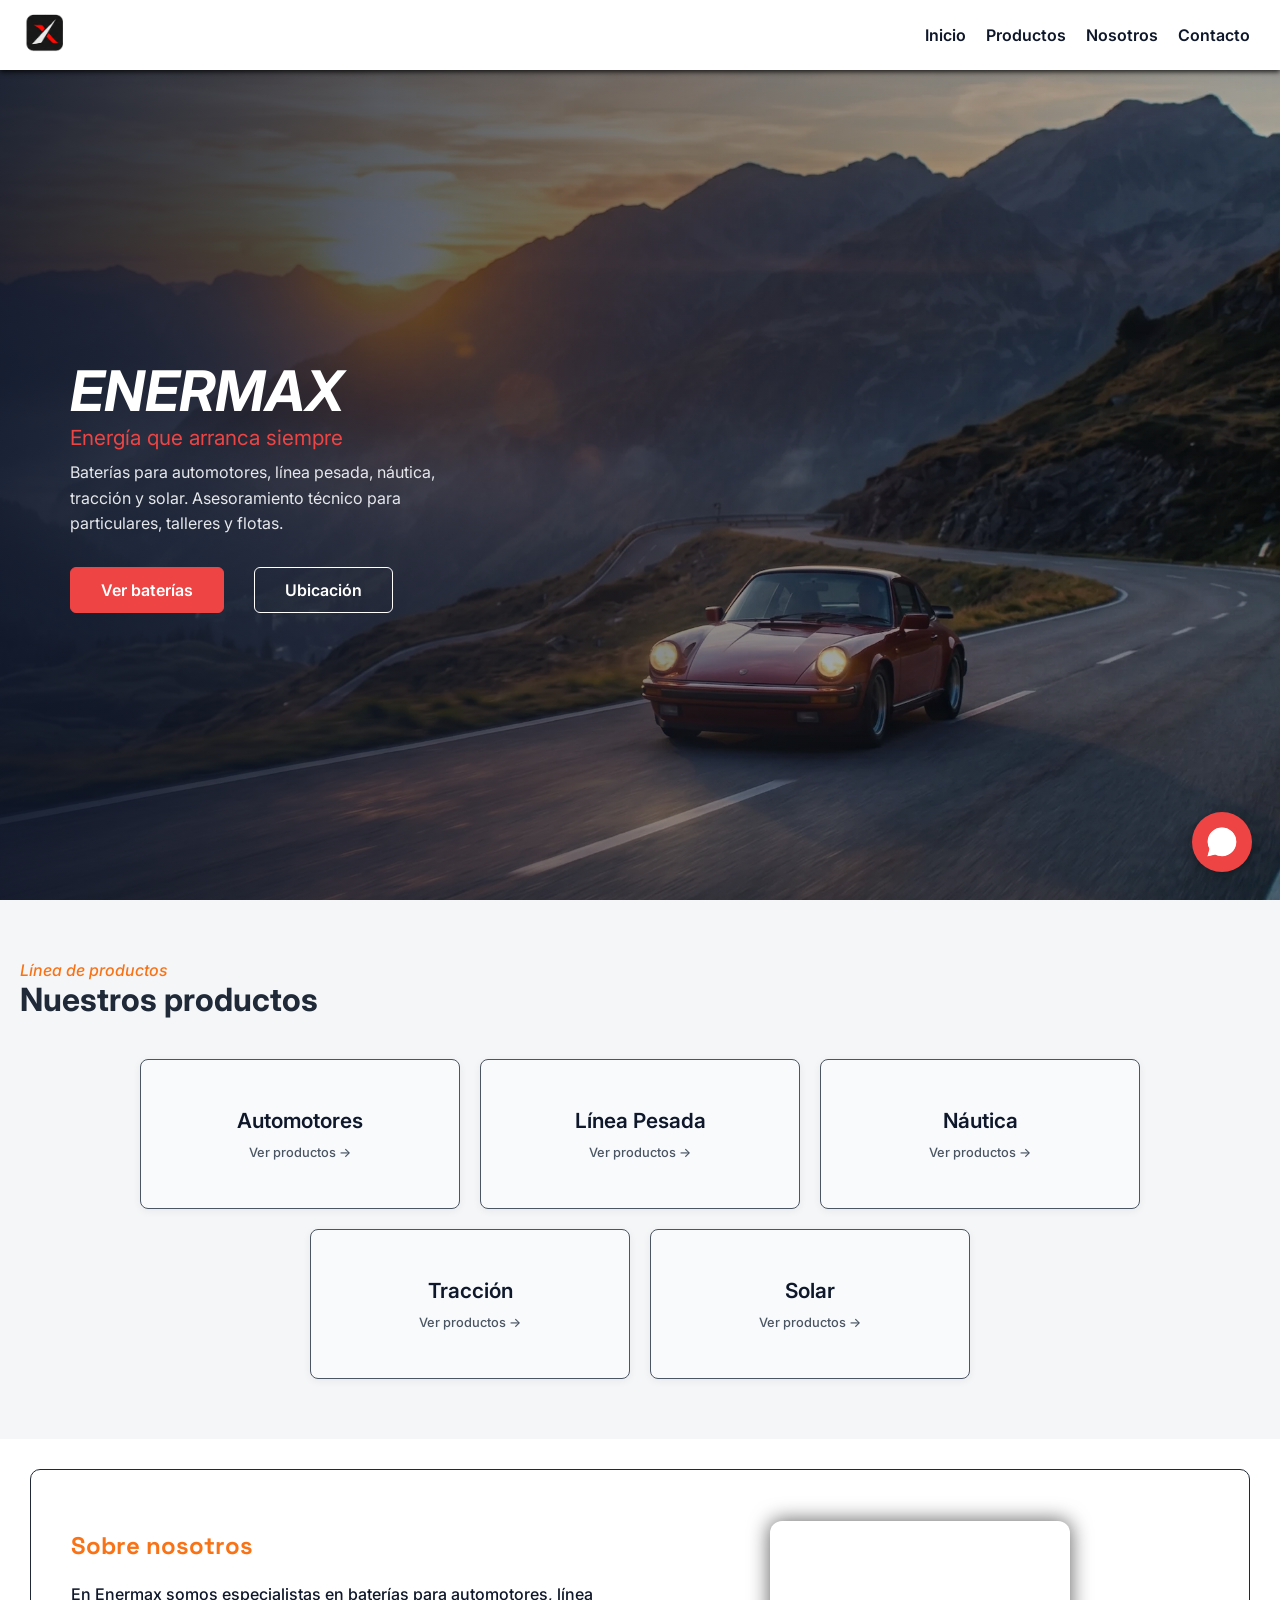
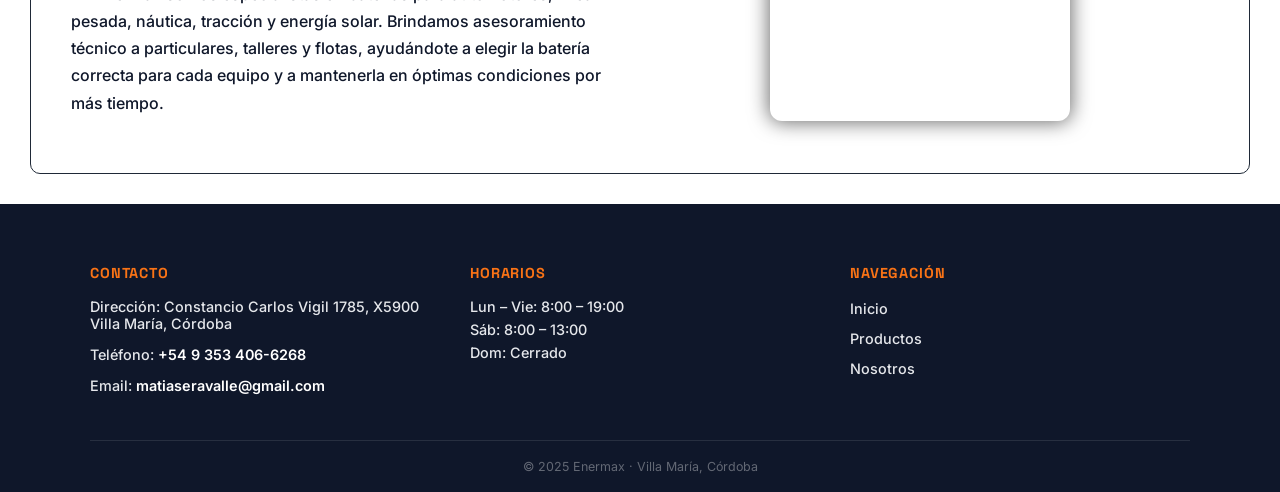
<file: index.html>
<!DOCTYPE html>
<html lang="es-AR">
<head>
    <meta charset="UTF-8">
    <meta name="viewport" content="width=device-width, initial-scale=1.0">
    <title>Enermax | Baterías para autos, náutica y solar en Villa María</title>
    <meta name="description" content="Baterías Enermax en Villa María, Córdoba: automotores, línea pesada, náutica, tracción y energía solar. Asesoramiento técnico para particulares, talleres y flotas.">
    <link rel="canonical" href="https://www.enermax.com.ar/">
    <meta name="robots" content="index, follow">
    <meta name="author" content="Enermax">
    <meta name="theme-color" content="#0f172a">

    <!-- Geo / SEO local -->
    <meta name="geo.region" content="AR-X">
    <meta name="geo.placename" content="Villa María, Córdoba">
    <meta name="geo.position" content="-32.417405;-63.228257">
    <meta name="ICBM" content="-32.417405, -63.228257">

    <!-- Open Graph -->
    <meta property="og:type" content="website">
    <meta property="og:site_name" content="Enermax">
    <meta property="og:locale" content="es_AR">
    <meta property="og:title" content="Enermax | Baterías para autos, náutica y solar en Villa María">
    <meta property="og:description" content="Baterías para automotores, línea pesada, náutica, tracción y energía solar. Asesoramiento técnico en Villa María, Córdoba.">
    <meta property="og:url" content="https://www.enermax.com.ar/">
    <meta property="og:image" content="https://www.enermax.com.ar/imagenes/hero.webp">

    <!-- Twitter Cards -->
    <meta name="twitter:card" content="summary_large_image">
    <meta name="twitter:title" content="Enermax | Baterías en Villa María, Córdoba">
    <meta name="twitter:description" content="Baterías para automotores, línea pesada, náutica, tracción y solar. Asesoramiento técnico.">
    <meta name="twitter:image" content="https://www.enermax.com.ar/imagenes/hero.webp">

    <link rel="icon" href="imagenes/logo.webp" type="image/webp">
    <link rel="apple-touch-icon" href="imagenes/apple-touch-icon.png">

    <link rel="stylesheet" href="style.css">
    <link rel="preconnect" href="https://fonts.googleapis.com">
    <link rel="preconnect" href="https://fonts.gstatic.com" crossorigin>
    <link href="https://fonts.googleapis.com/css2?family=Inter:ital,opsz,wght@0,14..32,100..900;1,14..32,100..900&display=swap" rel="stylesheet">
    <link href="https://fonts.googleapis.com/css2?family=Space+Grotesk:wght@300..700&display=swap" rel="stylesheet">

    <!-- Datos estructurados: negocio local -->
    <script type="application/ld+json">
    {
      "@context": "https://schema.org",
      "@type": "AutoPartsStore",
      "name": "Enermax",
      "description": "Venta de baterías para automotores, línea pesada, náutica, tracción y energía solar con asesoramiento técnico.",
      "image": "https://www.enermax.com.ar/imagenes/hero.webp",
      "url": "https://www.enermax.com.ar/",
      "telephone": "+5493534066268",
      "email": "matiaseravalle@gmail.com",
      "priceRange": "$$",
      "address": {
        "@type": "PostalAddress",
        "streetAddress": "Constancio Carlos Vigil 1785",
        "addressLocality": "Villa María",
        "addressRegion": "Córdoba",
        "postalCode": "X5900",
        "addressCountry": "AR"
      },
      "geo": {
        "@type": "GeoCoordinates",
        "latitude": -32.417405,
        "longitude": -63.228257
      },
      "openingHoursSpecification": [
        {
          "@type": "OpeningHoursSpecification",
          "dayOfWeek": ["Monday", "Tuesday", "Wednesday", "Thursday", "Friday"],
          "opens": "08:00",
          "closes": "19:00"
        },
        {
          "@type": "OpeningHoursSpecification",
          "dayOfWeek": "Saturday",
          "opens": "08:00",
          "closes": "13:00"
        }
      ],
      "areaServed": "Villa María, Córdoba, Argentina"
    }
    </script>
</head>
<body>

    <header>
        <nav class="nav__container">
            <a href="index.html" aria-label="Enermax - Inicio"><img src="imagenes/logo.webp" alt="Logo de Enermax" class="logo" width="48" height="48"></a>

            <button class="nav__toggle" id="navToggle" aria-label="Abrir menú" aria-expanded="false" aria-controls="navMenu">
                <span class="nav__toggle-bar"></span>
                <span class="nav__toggle-bar"></span>
                <span class="nav__toggle-bar"></span>
            </button>

            <ul class="ul__container" id="navMenu">
                <li class="link"><a href="#home">Inicio</a></li>
                <li class="link"><a href="#categorias">Productos</a></li>
                <li class="link"><a href="#about">Nosotros</a></li>
                <li class="link"><a href="#contacto">Contacto</a></li>
            </ul>
        </nav>
    </header>
    <main>
        <section class="hero" id="home">
            <div class="hero__content">
                <h1>Enermax</h1>
                <p class="hero__subtitulo">Energía que arranca siempre</p>
                <p class="hero__p">Baterías para automotores, línea pesada, náutica, tracción y solar.
                    Asesoramiento técnico para particulares, talleres y flotas.</p>
                <div class="btn__container">
                    <a href="productos.html" id="btn__baterias">Ver baterías</a>
                    <a href="#map" id="btn__ubi">Ubicación</a>
                </div>
            </div>
        </section>
        <section class="categorias__container" id="categorias">
            <span class="cat__label">Línea de productos</span>
            <h2 class="cat__title">Nuestros productos</h2>
            <div class="grid__categorias">
                <a href="productos.html?cat=automotores" class="cat__item">
                    <h3>Automotores</h3>
                    <span class="cat__cta">Ver productos →</span>
                </a>
                <a href="productos.html?cat=pesada" class="cat__item">
                    <h3>Línea Pesada</h3>
                    <span class="cat__cta">Ver productos →</span>
                </a>
                <a href="productos.html?cat=nautica" class="cat__item">
                    <h3>Náutica</h3>
                    <span class="cat__cta">Ver productos →</span>
                </a>
                <a href="productos.html?cat=traccion" class="cat__item">
                    <h3>Tracción</h3>
                    <span class="cat__cta">Ver productos →</span>
                </a>
                <a href="productos.html?cat=solar" class="cat__item">
                    <h3>Solar</h3>
                    <span class="cat__cta">Ver productos →</span>
                </a>
            </div>
        </section>
        <section class="about__section" id="about">
            <div class="about__main-content">
                <div class="about__content">
                    <h2>Sobre nosotros</h2>
                    <p>En Enermax somos especialistas en baterías para automotores, línea pesada, náutica,
                        tracción y energía solar. Brindamos asesoramiento técnico a particulares, talleres y flotas,
                        ayudándote a elegir la batería correcta para cada equipo y a mantenerla en óptimas
                        condiciones por más tiempo.</p>
                </div>
                <div class="about__map" id="map">
                    <iframe title="Ubicación de Enermax en el mapa"
                        src="https://www.google.com/maps/embed?pb=!1m18!1m12!1m3!1d6736.130847587252!2d-63.22825692455571!3d-32.417405573816005!2m3!1f0!2f0!3f0!3m2!1i1024!2i768!4f13.1!3m3!1m2!1s0x95cc433421d55905%3A0x3ea2e8fc33ce48e!2sBaterias%20PLACORD%20ENERMAX!5e0!3m2!1ses-419!2sar!4v1781281917189!5m2!1ses-419!2sar"
                        style="border:0;" allowfullscreen="" loading="lazy"
                        referrerpolicy="no-referrer-when-downgrade" class="map__content"></iframe>
                </div>
            </div>
        </section>
    </main>

    <footer class="footer" id="contacto">
        <div class="footer__container">
            <div class="footer__col">
                <h3 class="footer__heading">Contacto</h3>
                <address class="footer__address">
                    <p>Dirección: Constancio Carlos Vigil 1785, X5900 Villa María, Córdoba</p>
                    <p>Teléfono: <a href="tel:+5493534066268">+54 9 353 406-6268</a></p>
                    <p>Email: <a href="mailto:matiaseravalle@gmail.com">matiaseravalle@gmail.com</a></p>
                </address>
            </div>
            <div class="footer__col">
                <h3 class="footer__heading">Horarios</h3>
                <p>Lun – Vie: 8:00 – 19:00</p>
                <p>Sáb: 8:00 – 13:00</p>
                <p>Dom: Cerrado</p>
            </div>
            <div class="footer__col">
                <h3 class="footer__heading">Navegación</h3>
                <ul class="footer__nav-list">
                    <li><a href="#home">Inicio</a></li>
                    <li><a href="#categorias">Productos</a></li>
                    <li><a href="#about">Nosotros</a></li>
                </ul>
            </div>
        </div>
        <div class="footer__bottom">
            <p>© 2025 Enermax · Villa María, Córdoba</p>
        </div>
    </footer>

    <a href="https://wa.me/5493534066268?text=Hola!%20Quiero%20consultar%20sobre%20bater%C3%ADas%20en%20Enermax." class="whatsapp-float" target="_blank" rel="noopener noreferrer" aria-label="Contactar por WhatsApp">
        <img src="imagenes/WhatsApp.svg" alt="" width="32" height="32">
    </a>

    <script src="script.js"></script>
</body>

</html>
</file>
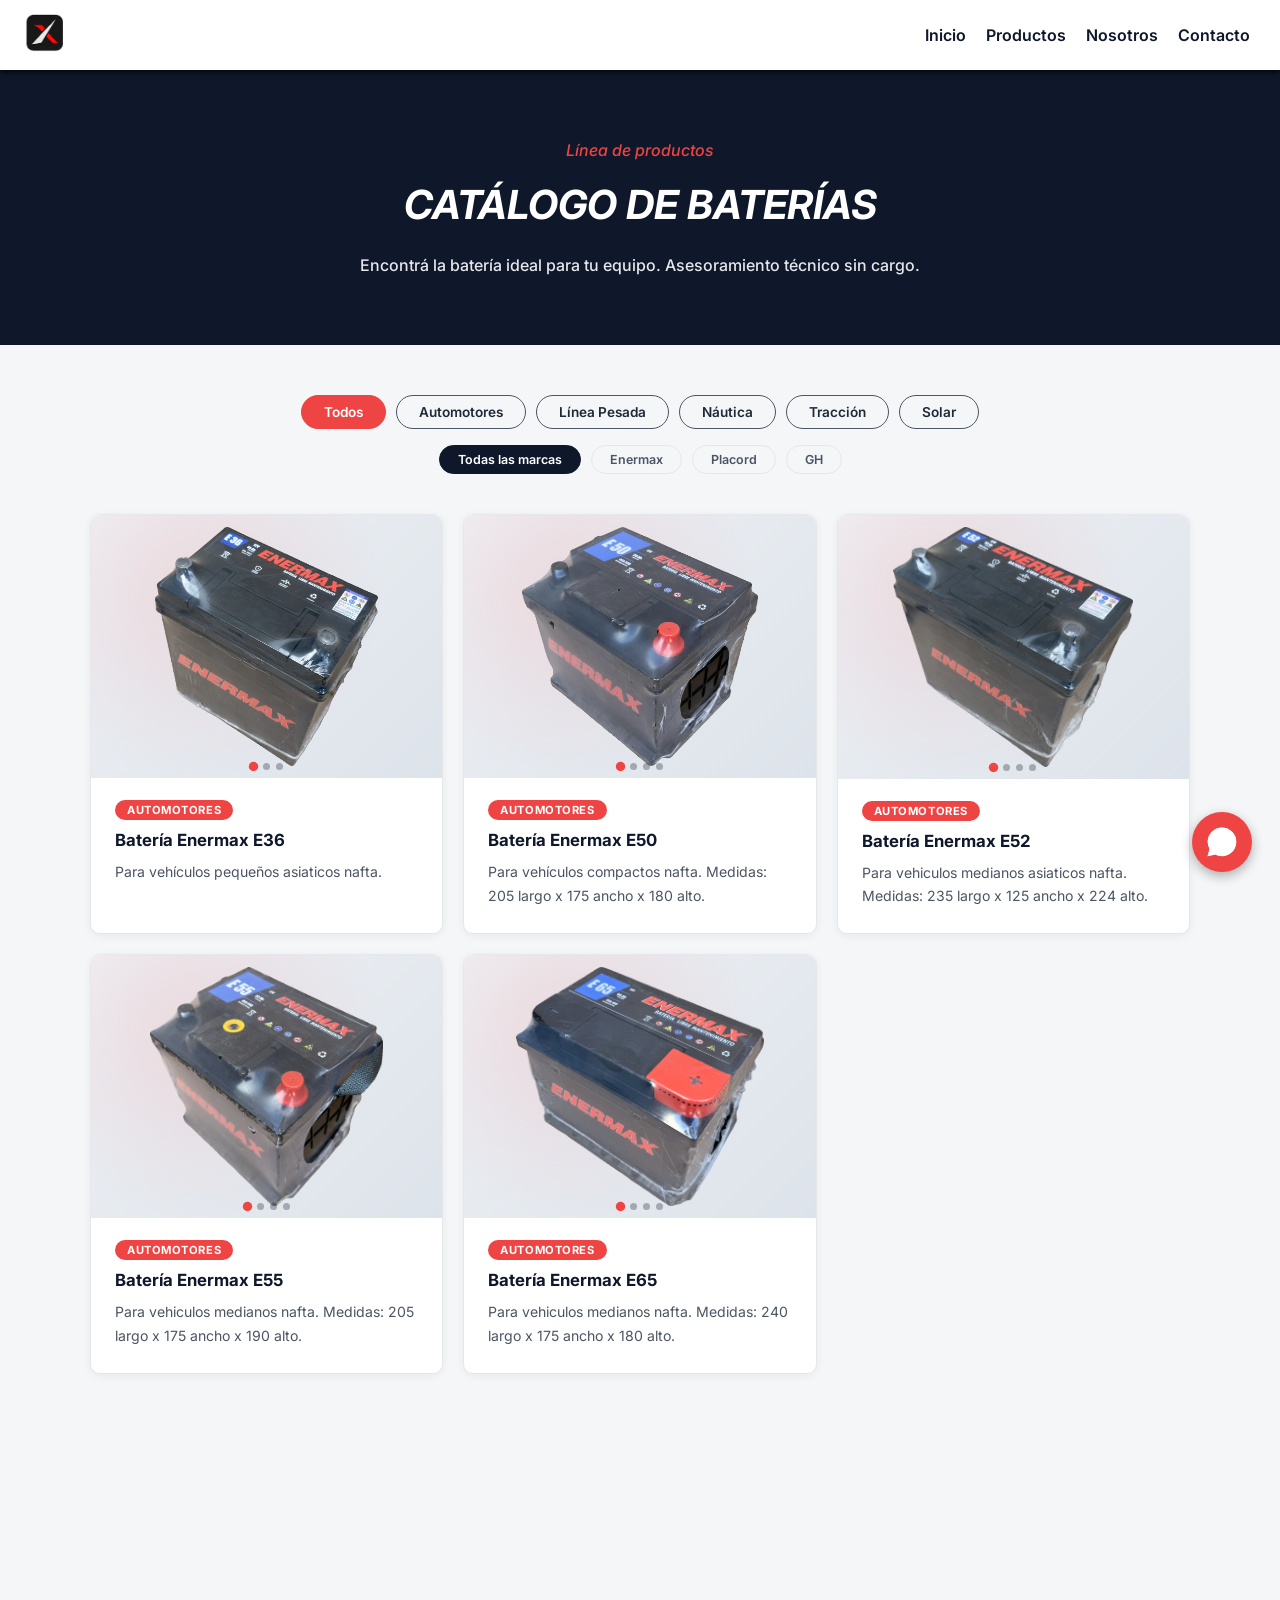
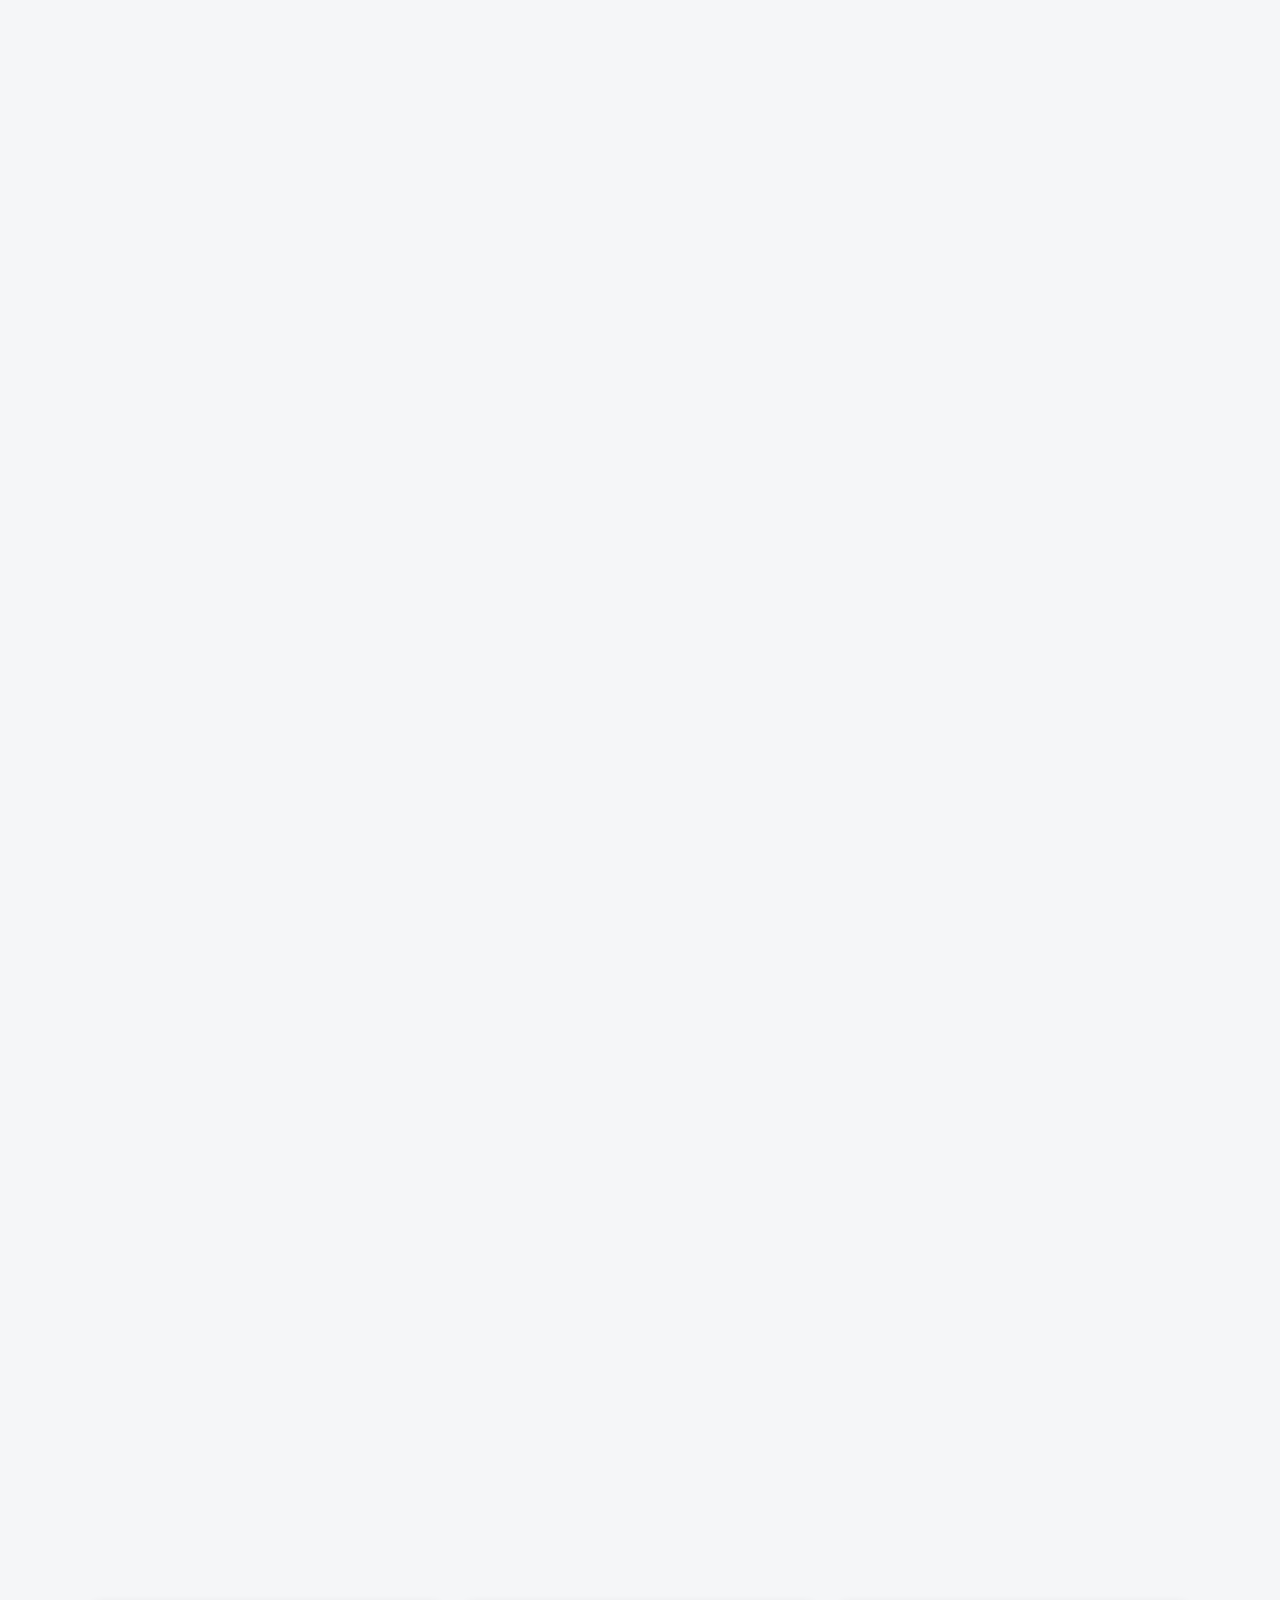
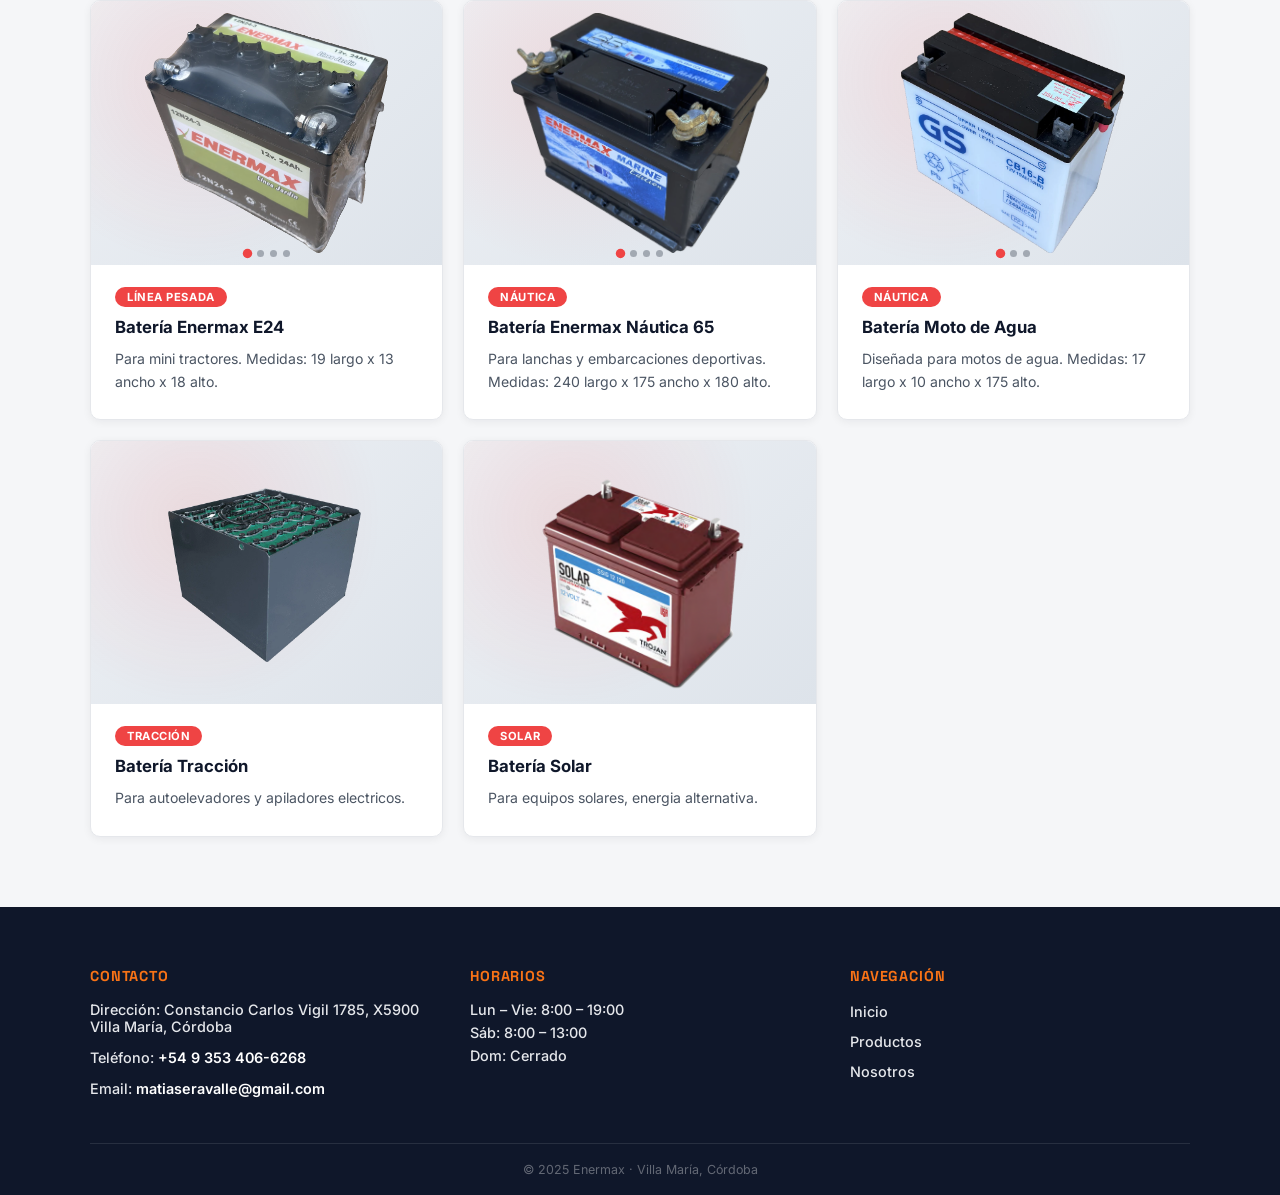
<file: productos.html>
<!DOCTYPE html>
<html lang="es-AR">
<head>
    <meta charset="UTF-8">
    <meta name="viewport" content="width=device-width, initial-scale=1.0">
    <title>Catálogo de baterías | Enermax Villa María, Córdoba</title>
    <meta name="description" content="Catálogo de baterías Enermax: automotores, línea pesada, náutica, tracción y solar. Encontrá la batería ideal para tu equipo en Villa María, Córdoba.">
    <link rel="canonical" href="https://www.enermax.com.ar/productos.html">
    <meta name="robots" content="index, follow">
    <meta name="author" content="Enermax">
    <meta name="theme-color" content="#0f172a">

    <!-- Open Graph -->
    <meta property="og:type" content="website">
    <meta property="og:site_name" content="Enermax">
    <meta property="og:locale" content="es_AR">
    <meta property="og:title" content="Catálogo de baterías | Enermax Villa María, Córdoba">
    <meta property="og:description" content="Baterías para automotores, línea pesada, náutica, tracción y solar. Asesoramiento técnico sin cargo.">
    <meta property="og:url" content="https://www.enermax.com.ar/productos.html">
    <meta property="og:image" content="https://www.enermax.com.ar/imagenes/hero.webp">

    <!-- Twitter Cards -->
    <meta name="twitter:card" content="summary_large_image">
    <meta name="twitter:title" content="Catálogo de baterías | Enermax">
    <meta name="twitter:description" content="Automotores, línea pesada, náutica, tracción y solar.">
    <meta name="twitter:image" content="https://www.enermax.com.ar/imagenes/hero.webp">

    <link rel="icon" href="imagenes/logo.webp" type="image/webp">
    <link rel="apple-touch-icon" href="imagenes/apple-touch-icon.png">

    <link rel="stylesheet" href="style.css">
    <link rel="stylesheet" href="productos.css">
    <link rel="preconnect" href="https://fonts.googleapis.com">
    <link rel="preconnect" href="https://fonts.gstatic.com" crossorigin>
    <link href="https://fonts.googleapis.com/css2?family=Inter:ital,opsz,wght@0,14..32,100..900;1,14..32,100..900&display=swap" rel="stylesheet">
    <link href="https://fonts.googleapis.com/css2?family=Space+Grotesk:wght@300..700&display=swap" rel="stylesheet">

    <!-- Migas de pan -->
    <script type="application/ld+json">
    {
      "@context": "https://schema.org",
      "@type": "BreadcrumbList",
      "itemListElement": [
        {
          "@type": "ListItem",
          "position": 1,
          "name": "Inicio",
          "item": "https://www.enermax.com.ar/"
        },
        {
          "@type": "ListItem",
          "position": 2,
          "name": "Catálogo de baterías",
          "item": "https://www.enermax.com.ar/productos.html"
        }
      ]
    }
    </script>
</head>
<body>

    <header>
        <nav class="nav__container">
            <a href="index.html" aria-label="Enermax - Inicio"><img src="imagenes/logo.webp" alt="Logo de Enermax" class="logo" width="48" height="48"></a>

            <button class="nav__toggle" id="navToggle" aria-label="Abrir menú" aria-expanded="false" aria-controls="navMenu">
                <span class="nav__toggle-bar"></span>
                <span class="nav__toggle-bar"></span>
                <span class="nav__toggle-bar"></span>
            </button>

            <ul class="ul__container" id="navMenu">
                <li class="link"><a href="index.html">Inicio</a></li>
                <li class="link"><a href="#catalogo">Productos</a></li>
                <li class="link"><a href="index.html#about">Nosotros</a></li>
                <li class="link"><a href="#contacto">Contacto</a></li>
            </ul>
        </nav>
    </header>

    <main>
        <section class="cat__banner">
            <div class="cat__banner-content">
                <span class="cat__label">Línea de productos</span>
                <h1 class="cat__banner-title">Catálogo de Baterías</h1>
                <p class="cat__banner-desc">Encontrá la batería ideal para tu equipo. Asesoramiento técnico sin cargo.</p>
            </div>
        </section>

        <section class="catalogo__section" id="catalogo">
            <h2 class="sr-only">Catálogo de baterías por categoría</h2>
            <div class="filtros__container" role="group" aria-label="Filtrar por categoría">
                <button class="filtro__btn active" data-cat="todos">Todos</button>
                <button class="filtro__btn" data-cat="automotores">Automotores</button>
                <button class="filtro__btn" data-cat="pesada">Línea Pesada</button>
                <button class="filtro__btn" data-cat="nautica">Náutica</button>
                <button class="filtro__btn" data-cat="traccion">Tracción</button>
                <button class="filtro__btn" data-cat="solar">Solar</button>
            </div>

            <div class="filtros__container filtros__container--marcas" id="marcasContainer" role="group" aria-label="Filtrar por marca" hidden></div>

            <div class="catalogo__grid" id="catalogoGrid">
                <!-- Productos renderizados en HTML para indexación SEO. El JS los reemplaza para el filtrado interactivo. -->
                <article class="prod__card" data-cat="automotores">
                    <div class="prod__img"><img src="baterias-sin-fondo/enermax%20e36%20diago.webp" alt="Batería Enermax E36" loading="lazy"></div>
                    <div class="prod__body">
                        <span class="prod__badge">Automotores</span>
                        <h3 class="prod__nombre">Batería Enermax E36</h3>
                        <p class="prod__desc">Para vehículos compactos y utilitarios livianos. Arranque confiable en condiciones de baja temperatura.</p>
                    </div>
                </article>
                <article class="prod__card" data-cat="automotores">
                    <div class="prod__img"><img src="baterias-sin-fondo/enermax%20e50%20diago.webp" alt="Batería Enermax E50" loading="lazy"></div>
                    <div class="prod__body">
                        <span class="prod__badge">Automotores</span>
                        <h3 class="prod__nombre">Batería Enermax E50</h3>
                        <p class="prod__desc">Para vehículos con alto consumo eléctrico. Soporta arranques frecuentes con bajo nivel de carga.</p>
                    </div>
                </article>
                <article class="prod__card" data-cat="automotores">
                    <div class="prod__img"><img src="baterias-sin-fondo/enermax%2052%20diago.webp" alt="Batería Enermax E52" loading="lazy"></div>
                    <div class="prod__body">
                        <span class="prod__badge">Automotores</span>
                        <h3 class="prod__nombre">Batería Enermax E52</h3>
                        <p class="prod__desc">Ideal para sedanes y SUVs medianos. Alta resistencia a ciclos de carga y descarga repetidos.</p>
                    </div>
                </article>
                <article class="prod__card" data-cat="automotores">
                    <div class="prod__img"><img src="baterias-sin-fondo/enermax%20e55%20diago.webp" alt="Batería Enermax E55" loading="lazy"></div>
                    <div class="prod__body">
                        <span class="prod__badge">Automotores</span>
                        <h3 class="prod__nombre">Batería Enermax E55</h3>
                        <p class="prod__desc">Ideal para autos medianos con equipamiento eléctrico completo. Arranque estable durante todo el año.</p>
                    </div>
                </article>
                <article class="prod__card" data-cat="automotores">
                    <div class="prod__img"><img src="baterias-sin-fondo/enermax%2065%20diago.webp" alt="Batería Enermax E65" loading="lazy"></div>
                    <div class="prod__body">
                        <span class="prod__badge">Automotores</span>
                        <h3 class="prod__nombre">Batería Enermax E65</h3>
                        <p class="prod__desc">Para camionetas y 4x4 con muchos accesorios. Máxima corriente de arranque y larga vida útil.</p>
                    </div>
                </article>
                <article class="prod__card" data-cat="automotores">
                    <div class="prod__img"><img src="baterias-sin-fondo/enermax%2070%20diago.webp" alt="Batería Enermax E70" loading="lazy"></div>
                    <div class="prod__body">
                        <span class="prod__badge">Automotores</span>
                        <h3 class="prod__nombre">Batería Enermax E70</h3>
                        <p class="prod__desc">Para camionetas, pick-ups y vehículos diésel. Gran potencia de arranque en cualquier clima.</p>
                    </div>
                </article>
                <article class="prod__card" data-cat="automotores">
                    <div class="prod__img"><img src="baterias-sin-fondo/placord%2065%20diago.webp" alt="Batería Placord P65" loading="lazy"></div>
                    <div class="prod__body">
                        <span class="prod__badge">Automotores</span>
                        <h3 class="prod__nombre">Batería Placord P65</h3>
                        <p class="prod__desc">Para autos medianos y camionetas livianas. Equilibrio entre potencia de arranque y durabilidad.</p>
                    </div>
                </article>
                <article class="prod__card" data-cat="automotores">
                    <div class="prod__img"><img src="baterias-sin-fondo/placord%2075%20diago.webp" alt="Batería Placord P75" loading="lazy"></div>
                    <div class="prod__body">
                        <span class="prod__badge">Automotores</span>
                        <h3 class="prod__nombre">Batería Placord P75</h3>
                        <p class="prod__desc">Para camionetas y vehículos diésel livianos. Placas reforzadas para una mayor vida útil.</p>
                    </div>
                </article>
                <article class="prod__card" data-cat="automotores">
                    <div class="prod__img"><img src="baterias-sin-fondo/gh%2060%20diago.webp" alt="Batería GH 60" loading="lazy"></div>
                    <div class="prod__body">
                        <span class="prod__badge">Automotores</span>
                        <h3 class="prod__nombre">Batería GH 60</h3>
                        <p class="prod__desc">Para autos compactos y medianos de uso diario. Opción confiable con excelente relación precio-calidad.</p>
                    </div>
                </article>
                <article class="prod__card" data-cat="automotores">
                    <div class="prod__img"><img src="baterias-sin-fondo/gh%2075%20diago.webp" alt="Batería GH 75" loading="lazy"></div>
                    <div class="prod__body">
                        <span class="prod__badge">Automotores</span>
                        <h3 class="prod__nombre">Batería GH 75</h3>
                        <p class="prod__desc">Para camionetas y utilitarios de trabajo. Arranque firme y buena reserva de capacidad.</p>
                    </div>
                </article>
                <article class="prod__card" data-cat="pesada">
                    <div class="prod__img"><img src="baterias-sin-fondo/enermax%2090%20diago.webp" alt="Batería Enermax E90" loading="lazy"></div>
                    <div class="prod__body">
                        <span class="prod__badge">Línea Pesada</span>
                        <h3 class="prod__nombre">Batería Enermax E90</h3>
                        <p class="prod__desc">Para camiones livianos y utilitarios de trabajo. Gran reserva de capacidad para jornadas exigentes.</p>
                    </div>
                </article>
                <article class="prod__card" data-cat="pesada">
                    <div class="prod__img"><img src="baterias-sin-fondo/enermax%20110%20diago.webp" alt="Batería Enermax E110" loading="lazy"></div>
                    <div class="prod__body">
                        <span class="prod__badge">Línea Pesada</span>
                        <h3 class="prod__nombre">Batería Enermax E110</h3>
                        <p class="prod__desc">Para camiones y colectivos. Alta corriente de arranque para motores diésel de gran cilindrada.</p>
                    </div>
                </article>
                <article class="prod__card" data-cat="pesada">
                    <div class="prod__img"><img src="baterias-sin-fondo/enermax%20160%20diago.webp" alt="Batería Enermax E160" loading="lazy"></div>
                    <div class="prod__body">
                        <span class="prod__badge">Línea Pesada</span>
                        <h3 class="prod__nombre">Batería Enermax E160</h3>
                        <p class="prod__desc">Para camiones pesados y maquinaria agrícola. Máxima capacidad y resistencia a vibraciones.</p>
                    </div>
                </article>
                <article class="prod__card" data-cat="pesada">
                    <div class="prod__img"><img src="baterias-sin-fondo/placord%2090%20diago.webp" alt="Batería Placord P90" loading="lazy"></div>
                    <div class="prod__body">
                        <span class="prod__badge">Línea Pesada</span>
                        <h3 class="prod__nombre">Batería Placord P90</h3>
                        <p class="prod__desc">Para utilitarios y camiones livianos. Rendimiento estable en uso intensivo diario.</p>
                    </div>
                </article>
                <article class="prod__card" data-cat="pesada">
                    <div class="prod__img"><img src="baterias-sin-fondo/placord%20110%20diago.webp" alt="Batería Placord P110" loading="lazy"></div>
                    <div class="prod__body">
                        <span class="prod__badge">Línea Pesada</span>
                        <h3 class="prod__nombre">Batería Placord P110</h3>
                        <p class="prod__desc">Para transporte de carga y colectivos. Arranque seguro en motores diésel exigentes.</p>
                    </div>
                </article>
                <article class="prod__card" data-cat="pesada">
                    <div class="prod__img"><img src="baterias-sin-fondo/placord%20180%20diago.webp" alt="Batería Placord P180" loading="lazy"></div>
                    <div class="prod__body">
                        <span class="prod__badge">Línea Pesada</span>
                        <h3 class="prod__nombre">Batería Placord P180</h3>
                        <p class="prod__desc">Para maquinaria vial y agrícola de gran porte. Construcción reforzada para trabajo continuo.</p>
                    </div>
                </article>
                <article class="prod__card" data-cat="nautica">
                    <div class="prod__img"><img src="baterias-sin-fondo/nautica%2065%20diago.webp" alt="Batería Enermax Náutica 65" loading="lazy"></div>
                    <div class="prod__body">
                        <span class="prod__badge">Náutica</span>
                        <h3 class="prod__nombre">Batería Enermax Náutica 65</h3>
                        <p class="prod__desc">Para lanchas y embarcaciones deportivas. Resistente al oleaje y a las descargas profundas.</p>
                    </div>
                </article>
                <article class="prod__card" data-cat="nautica">
                    <div class="prod__img"><img src="baterias-sin-fondo/agua%20diago.webp" alt="Batería Moto de Agua" loading="lazy"></div>
                    <div class="prod__body">
                        <span class="prod__badge">Náutica</span>
                        <h3 class="prod__nombre">Batería Moto de Agua</h3>
                        <p class="prod__desc">Diseñada para motos de agua. Compacta, sellada y resistente a la humedad y las vibraciones.</p>
                    </div>
                </article>
                <article class="prod__card" data-cat="traccion">
                    <div class="prod__img"><span class="prod__img-icon">🔋</span></div>
                    <div class="prod__body">
                        <span class="prod__badge">Tracción</span>
                        <h3 class="prod__nombre">Batería 6V 200Ah Tracción</h3>
                        <p class="prod__desc">Para autoelevadores y vehículos eléctricos industriales. Diseñada para ciclos profundos diarios.</p>
                    </div>
                </article>
                <article class="prod__card" data-cat="traccion">
                    <div class="prod__img"><span class="prod__img-icon">🔋</span></div>
                    <div class="prod__body">
                        <span class="prod__badge">Tracción</span>
                        <h3 class="prod__nombre">Batería 6V 280Ah Tracción</h3>
                        <p class="prod__desc">Para uso intensivo en depósitos y logística. Alta capacidad de ciclo con mínima degradación.</p>
                    </div>
                </article>
                <article class="prod__card" data-cat="traccion">
                    <div class="prod__img"><span class="prod__img-icon">🔋</span></div>
                    <div class="prod__body">
                        <span class="prod__badge">Tracción</span>
                        <h3 class="prod__nombre">Batería 12V 150Ah Tracción</h3>
                        <p class="prod__desc">Para carretillas eléctricas y equipamiento de planta. Resistente a sobrecargas y vibraciones.</p>
                    </div>
                </article>
                <article class="prod__card" data-cat="solar">
                    <div class="prod__img"><span class="prod__img-icon">🔋</span></div>
                    <div class="prod__body">
                        <span class="prod__badge">Solar</span>
                        <h3 class="prod__nombre">Batería 12V 100Ah Solar</h3>
                        <p class="prod__desc">Almacenamiento de energía para sistemas fotovoltaicos domésticos. Compatible con paneles de hasta 400W.</p>
                    </div>
                </article>
                <article class="prod__card" data-cat="solar">
                    <div class="prod__img"><span class="prod__img-icon">🔋</span></div>
                    <div class="prod__body">
                        <span class="prod__badge">Solar</span>
                        <h3 class="prod__nombre">Batería 12V 200Ah AGM Solar</h3>
                        <p class="prod__desc">Para instalaciones medianas. Sin mantenimiento, mayor durabilidad y resistencia a temperaturas extremas.</p>
                    </div>
                </article>
                <article class="prod__card" data-cat="solar">
                    <div class="prod__img"><span class="prod__img-icon">🔋</span></div>
                    <div class="prod__body">
                        <span class="prod__badge">Solar</span>
                        <h3 class="prod__nombre">Batería 12V 250Ah Gel Solar</h3>
                        <p class="prod__desc">Para sistemas solares críticos y fuera de red. Tecnología gel para mayor seguridad y vida útil prolongada.</p>
                    </div>
                </article>
            </div>
        </section>

        <!-- Modal de detalle de producto -->
        <div class="modal__overlay" id="prodModal" aria-hidden="true">
            <div class="modal" role="dialog" aria-modal="true" aria-labelledby="modalNombre">
                <button class="modal__close" id="modalClose" aria-label="Cerrar">&times;</button>
                <div class="modal__img" id="modalImg"></div>
                <div class="modal__body">
                    <span class="prod__badge" id="modalBadge"></span>
                    <h3 class="modal__nombre" id="modalNombre"></h3>
                    <p class="modal__desc" id="modalDesc"></p>
                    <a class="modal__wsp" id="modalWsp" href="#" target="_blank" rel="noopener noreferrer">
                        <img src="imagenes/WhatsApp.svg" alt="">
                        Consultar por WhatsApp
                    </a>
                </div>
            </div>
        </div>
    </main>

    <footer class="footer" id="contacto">
        <div class="footer__container">
            <div class="footer__col">
                <h3 class="footer__heading">Contacto</h3>
                <address class="footer__address">
                    <p>Dirección: Constancio Carlos Vigil 1785, X5900 Villa María, Córdoba</p>
                    <p>Teléfono: <a href="tel:+5493534066268">+54 9 353 406-6268</a></p>
                    <p>Email: <a href="mailto:matiaseravalle@gmail.com">matiaseravalle@gmail.com</a></p>
                </address>
            </div>
            <div class="footer__col">
                <h3 class="footer__heading">Horarios</h3>
                <p>Lun – Vie: 8:00 – 19:00</p>
                <p>Sáb: 8:00 – 13:00</p>
                <p>Dom: Cerrado</p>
            </div>
            <div class="footer__col">
                <h3 class="footer__heading">Navegación</h3>
                <ul class="footer__nav-list">
                    <li><a href="index.html">Inicio</a></li>
                    <li><a href="#catalogo">Productos</a></li>
                    <li><a href="index.html#about">Nosotros</a></li>
                </ul>
            </div>
        </div>
        <div class="footer__bottom">
            <p>© 2025 Enermax · Villa María, Córdoba</p>
        </div>
    </footer>

    <a href="https://wa.me/5493534066268?text=Hola!%20Quiero%20consultar%20sobre%20bater%C3%ADas%20en%20Enermax." class="whatsapp-float" target="_blank" rel="noopener noreferrer" aria-label="Contactar por WhatsApp">
        <img src="imagenes/WhatsApp.svg" alt="" width="32" height="32">
    </a>

    <script src="productos.js"></script>
</body>
</html>
</file>
<file: style.css>
:root {
    --color-principal: #1F2937;
    --color-secundario: #4B5563;
    --color-acento: #F97316;
    --color-texto: #000000;
    --color-fondo: #FFFFFF;
    --color-terciario: #0F172A;
    --color-resalto: #EF4444;
    --color-claro: #E5E7EB;
}

html {
    overflow-x: hidden;
    scroll-behavior: smooth;
    /* Compensa el header fijo (70px) al saltar a una sección con #ancla,
       para que el título no quede tapado. */
    scroll-padding-top: 80px;
}

/* Oculto visualmente pero accesible para lectores de pantalla y SEO */
.sr-only {
    position: absolute;
    width: 1px;
    height: 1px;
    padding: 0;
    margin: -1px;
    overflow: hidden;
    clip: rect(0, 0, 0, 0);
    white-space: nowrap;
    border: 0;
}

* {
    box-sizing: border-box;
}

body {
    margin: 0;
    font-family: "Inter", sans-serif;
    box-sizing: border-box;
    overflow-x: hidden;
}

header {
    position: fixed;
    top: 0;
    left: 0;
    width: 100%;
    height: 70px;
    background-color: #fff;
    z-index: 1000;
    box-shadow: 0 2px 5px #000c;
}

.nav__container {
    margin: 0;
    display: flex;
    justify-content: space-between;
    align-items: center;
    padding: 0px 20px;
    height: 100%;
}

.logo {
    height: 50px;
    width: auto;
    display: block;
}

.nav__toggle {
    display: none;
    flex-direction: column;
    justify-content: center;
    gap: 5px;
    width: 30px;
    height: 24px;
    background: none;
    border: none;
    cursor: pointer;
    padding: 0;
}

.nav__toggle-bar {
    display: block;
    width: 100%;
    height: 3px;
    background-color: var(--color-terciario);
    border-radius: 2px;
    transition: all 0.3s ease;
}

.nav__toggle.active .nav__toggle-bar:nth-child(1) {
    transform: translateY(8px) rotate(45deg);
}

.nav__toggle.active .nav__toggle-bar:nth-child(2) {
    opacity: 0;
}

.nav__toggle.active .nav__toggle-bar:nth-child(3) {
    transform: translateY(-8px) rotate(-45deg);
}

.ul__container {
    display: flex;
    flex-direction: row;
    list-style: none;
    margin: 0;
    padding: 0;
}

.link a {
    text-decoration: none;
    color: var(--color-terciario);
    padding: 10px 0;
    margin: 0 10px;
    font-weight: 600;
    position: relative;
}

.link a::after {
    content: '';
    position: absolute;
    width: 0;
    height: 2px;
    bottom: 10px;
    left: 0;
    background-color: var(--color-acento);
    transition: width 0.3s ease;
}

.link a:hover::after {
    width: 100%;
}

.hero {
    display: flex;
    height: calc(100vh - 70px);
    margin-top: 70px;
    background-image:
        linear-gradient(100deg, rgba(15, 23, 42, 0.92) 0%, rgba(15, 23, 42, 0.55) 45%, rgba(15, 23, 42, 0.15) 100%),
        url("imagenes/hero.webp");
    background-position: center;
    background-repeat: no-repeat;
    background-size: cover;
    align-items: center;
}

.hero__content {
    display: flex;
    flex-direction: column;
    color: var(--color-fondo);
    padding: 40px;
    text-align: left;
    max-width: 500px;
    width: 90%;
    margin-left: 30px;
    align-items: flex-start;
}

h1,
.hero__subtitulo,
.btn__container {
    padding: 10px 0;
}

h1 {
    margin: 0;
    font-size: 3.5em;
    color: var(--color-fondo);
    text-transform: uppercase;
    font-style: italic;
    font-weight: bolder;
    margin-bottom: -10px;
}

.hero__subtitulo {
    color: var(--color-resalto);
    margin: 0;
    font-size: 1.3em;
    margin-top: -10px;
}

.hero__p {
    color: var(--color-claro);
    text-align: left;
    margin: 0;
    line-height: 1.6;
}

.btn__container {
    display: flex;
    gap: 30px;
}

#btn__baterias,
#btn__ubi {
    padding: 12px 30px;
    margin: 0;
    margin-top: 20px;
    display: inline-block;
    text-align: center;
    text-decoration: none;
    font: inherit;
    font-weight: 600;
    cursor: pointer;
    transition: all 0.15s ease-in;
}

#btn__baterias {
    border-radius: 6px;
    border: 1.5px solid #EF4444;
    background-color: #EF4444;
    color: #fff;
}

#btn__ubi {
    border-radius: 6px;
    border: 1.5px solid var(--color-fondo);
    background-color: transparent;
    color: var(--color-fondo);
}

#btn__ubi:hover {
    cursor: pointer;
    border: 1.5px solid var(--color-resalto);
    color: var(--color-resalto);
    transition: all .1s ease-in;
}

#btn__baterias:hover {
    cursor: pointer;
    background-color: #cd3322;
    transition: all .1s ease-in;
    border-color: #cd3322;
}

.categorias__container {
    padding: 60px 20px;
    background-color: #f5f6f8;
}

.cat__label {
    font-weight: 500;
    color: var(--color-acento);
    font-style: oblique;
    display: block;
}

.cat__title {
    text-align: start;
    color: var(--color-principal);
    font-size: 2rem;
    margin-bottom: 40px;
    margin-top: 0;
}

.grid__categorias {
    display: flex;
    flex-wrap: wrap;
    justify-content: center;
    gap: 20px;
    max-width: 1000px;
    margin: 0 auto;
}

.cat__item {
    flex: 1 1 280px;
    max-width: 320px;
    display: flex;
    flex-direction: column;
    justify-content: center;
    align-items: center;
    gap: 12px;
    height: 150px;
    background-color: #f8fafc;
    border: 1px solid var(--color-secundario);
    border-radius: 8px;
    box-shadow: 0 2px 8px rgba(15, 23, 42, 0.06);
    text-decoration: none;
    transition: all 0.3s ease;
}

.cat__item h3 {
    color: var(--color-terciario);
    font-size: 1.3rem;
    font-weight: 600;
    margin: 0;
}

.cat__item:hover {
    transform: translateY(-5px);
    box-shadow: 0 10px 20px #0002;
    border-color: var(--color-resalto);
}

.cat__cta {
    font-size: 0.8rem;
    color: var(--color-secundario);
    font-weight: 500;
    transition: color 0.3s ease;
}

.cat__item:hover .cat__cta {
    color: var(--color-resalto);
    cursor: pointer;
}

.about__section {
    padding: 30px;
    display: flex;
    flex-direction: column;
    gap: 30px;
}

.about__main-content {
    display: flex;
    flex-direction: row;
    justify-content: space-around;
    align-items: center;
    background-color: #fff;
    padding: 40px;
    border-radius: 10px;
    border: 1.5px solid var(--color-principal);
}

.map__content {
    border-radius: 8px;
    box-shadow: 0 0 20px 1px #0009;
}

.about__content {
    max-width: 560px; /* mejora la legibilidad: evita líneas demasiado largas */
}

.about__section h2 {
    font-family: "Space Grotesk", sans-serif;
    color: var(--color-acento);
}

.about__section p {
    color: var(--color-terciario);
    font-weight: 500;
    text-align: left;
    line-height: 1.7;
    padding-right: 20px;
}

.about__map {
    display: flex;
    flex-direction: column;
    width: 100%;
    justify-content: center;
    align-items: center;
    margin: 0;
    margin-right: 0px;
}

.about__map iframe {
    width: 100%;          /* Ocupa todo el ancho disponible... */
    max-width: 300px;      /* ...pero como máximo se clava en 300px (acá manejás el tamaño) */
    aspect-ratio: 3 / 2;  /* Fuerza a que el mapa sea siempre la misma proporción */
    height: auto;         /* Permite que la altura se adapte a la proporción del ancho */
    border-radius: 12px;  /* Esquinas redondeadas que combinan con el resto de las tarjetas */
}

/* Footer */
.footer {
    background-color: var(--color-terciario);
    color: var(--color-fondo);
    padding: 60px 40px 0;
}

.footer__container {
    display: grid;
    grid-template-columns: repeat(3, 1fr);
    gap: 40px;
    max-width: 1100px;
    margin: 0 auto;
    padding-bottom: 40px;
    border-bottom: 1px solid rgba(255, 255, 255, 0.1);
}

.footer__heading {
    color: var(--color-acento);
    font-family: "Space Grotesk", sans-serif;
    font-size: 0.9rem;
    text-transform: uppercase;
    letter-spacing: 0.06em;
    margin: 0 0 16px;
}

.footer__address {
    display: flex;
    flex-direction: column;
    gap: 8px;
    font-style: normal;
}

.footer__col p {
    color: var(--color-claro);
    font-weight: 500;
    margin: 0 0 6px;
    font-size: 0.9rem;
}

.footer__address a {
    color: var(--color-fondo);
    text-decoration: none;
    font-weight: 600;
}

.footer__address a:hover {
    color: var(--color-acento);
}

.footer__wa-btn {
    display: inline-block;
    margin-top: 16px;
    padding: 9px 18px;
    background-color: var(--color-acento);
    color: #fff;
    text-decoration: none;
    border-radius: 6px;
    font-size: 0.85rem;
    font-weight: 600;
    transition: background-color 0.2s ease;
}

.footer__wa-btn:hover {
    background-color: var(--color-resalto);
    color: #fff;
}

.footer__nav-list {
    list-style: none;
    margin: 0;
    padding: 0;
    display: flex;
    flex-direction: column;
    gap: 10px;
}

.footer__nav-list a {
    color: var(--color-claro);
    text-decoration: none;
    font-weight: 500;
    font-size: 0.9rem;
    transition: color 0.2s ease;
}

.footer__nav-list a:hover {
    color: var(--color-acento);
}

.footer__bottom {
    text-align: center;
    padding: 18px 20px;
    color: rgba(255, 255, 255, 0.35);
    font-size: 0.78rem;
}

.footer__bottom p {
    margin: 0;
}

/* WhatsApp flotante */
.whatsapp-float {
    position: fixed;
    bottom: 28px;
    right: 28px;
    z-index: 1000;
    width: 60px;
    height: 60px;
    background-color: var(--color-resalto);
    border-radius: 50%;
    display: flex;
    align-items: center;
    justify-content: center;
    box-shadow: 0 4px 12px rgba(0, 0, 0, 0.3);
    transition: transform 0.2s ease, box-shadow 0.2s ease;
}

.whatsapp-float:hover {
    transform: scale(1.1);
    box-shadow: 0 6px 18px rgba(0, 0, 0, 0.35);
}

.whatsapp-float img {
    width: 34px;
    height: 34px;
    filter: brightness(0) invert(1);
}


/* ============================
   RESPONSIVE - Tablets y móviles
   ============================ */
@media (max-width: 768px) {

    /* Nav hamburguesa */
    .nav__toggle {
        display: flex;
    }

    .ul__container {
        position: fixed;
        top: 70px;
        left: 0;
        width: 100%;
        flex-direction: column;
        align-items: stretch;
        background-color: #fff;
        box-shadow: 0 4px 10px #0002;
        max-height: 0;
        overflow: hidden;
        transition: max-height 0.35s ease;
    }

    .ul__container.active {
        max-height: 300px;
    }

    .link {
        width: 100%;
        text-align: center;
        border-bottom: 1px solid #f0f0f0;
    }

    .link a {
        display: block;
        padding: 15px 0;
        margin: 0;
    }

    /* Hero (sin imagen de fondo en mobile) */
    .hero {
        height: auto;
        min-height: auto;
        margin-top: 70px;
        background-image: none;
        background-color: var(--color-terciario);
        padding: 50px 20px;
    }

    .hero__content {
        margin-left: 0;
        max-width: 100%;
        width: 100%;
        padding: 0;
        align-items: center;
        text-align: center;
    }

    h1 {
        font-size: 2.2em;
        padding: 0;
    }

    .hero__subtitulo {
        position: static;
        font-size: 1.1em;
        margin-top: 8px;
    }

    .hero__p {
        text-align: center;
        margin-top: 15px;
    }

    .btn__container {
        flex-direction: column;
        width: 100%;
        gap: 15px;
        margin-top: 20px;
    }

    #btn__baterias,
    #btn__ubi {
        width: 100%;
    }

    /* Categorías */
    .categorias__container {
        padding: 40px 15px;
    }

    .grid__categorias {
        gap: 15px;
    }

    /* Sobre nosotros */
    .about__section {
        padding: 20px;
    }

    .about__main-content {
        flex-direction: column;
        padding: 25px;
    }

    .about__map {
        margin-right: 0;
        margin-top: 20px;
    }

    .about__map iframe {
        max-width: 100%;
    }

    /* Footer */
    .footer {
        padding: 40px 20px 0;
    }

    .footer__container {
        grid-template-columns: 1fr;
        gap: 28px;
    }
}

/* ============================
   Celulares chicos
   ============================ */
@media (max-width: 480px) {

    h1 {
        font-size: 1.6em;
    }

    .hero__subtitulo {
        font-size: 1.1em;
    }

    .cat__item {
        flex-basis: 100%;
    }

    .cat__title {
        font-size: 1.5rem;
    }
}
</file>
<file: productos.css>
/* === Banner === */
.cat__banner {
    margin-top: 70px;
    background-color: var(--color-terciario);
    padding: 70px 20px;
    text-align: center;
}

.cat__banner-content {
    max-width: 600px;
    margin: 0 auto;
}

/* Animación de entrada del banner */
.cat__banner .cat__label {
    animation: fadeDown 0.6s ease both;
}

.cat__banner-title {
    animation: fadeDown 0.6s ease 0.1s both;
}

.cat__banner-desc {
    animation: fadeDown 0.6s ease 0.2s both;
}

@keyframes fadeDown {
    from {
        opacity: 0;
        transform: translateY(-15px);
    }
    to {
        opacity: 1;
        transform: translateY(0);
    }
}

.cat__banner .cat__label {
    font-weight: 500;
    color: var(--color-resalto);
    font-style: oblique;
    display: block;
    margin-bottom: 10px;
}

.cat__banner-title {
    color: var(--color-fondo);
    font-size: 2.5rem;
    margin: 0 0 16px;
}

.cat__banner-desc {
    color: var(--color-claro);
    margin: 0;
    font-size: 1rem;
    font-weight: 500;
}

/* === Sección catálogo === */
.catalogo__section {
    padding: 50px 20px 70px;
    background-color: #f5f6f8;
    min-height: 100vh;
}

/* === Filtros === */
.filtros__container {
    display: flex;
    flex-wrap: wrap;
    gap: 10px;
    justify-content: center;
    margin-bottom: 40px;
}

.filtro__btn {
    padding: 8px 22px;
    border-radius: 30px;
    border: 1.5px solid var(--color-secundario);
    background-color: transparent;
    color: var(--color-principal);
    font-family: "Inter", sans-serif;
    font-weight: 600;
    font-size: 0.85rem;
    cursor: pointer;
    transition: all 0.2s ease;
}

.filtro__btn:hover,
.filtro__btn.active {
    background-color: var(--color-resalto);
    border-color: var(--color-resalto);
    color: #fff;
}

.filtro__btn:hover {
    transform: translateY(-2px);
}

.filtro__btn:active {
    transform: translateY(0);
}

/* Fila secundaria: filtro por marca. Se muestra bajo la de tipos y solo
   aparece cuando la categoría tiene 2+ marcas (lo maneja el JS). */
.filtros__container--marcas {
    margin-top: -24px; /* acerca la fila de marcas a la de tipos */
}

.filtros__container--marcas[hidden] {
    display: none;
}

.filtro__btn--marca {
    padding: 6px 18px;
    font-size: 0.78rem;
    border-color: var(--color-claro);
    color: var(--color-secundario);
}

.filtro__btn--marca:hover,
.filtro__btn--marca.active {
    background-color: var(--color-terciario);
    border-color: var(--color-terciario);
    color: #fff;
}

/* === Grid de productos === */
.catalogo__grid {
    display: grid;
    grid-template-columns: repeat(3, 1fr);
    gap: 20px;
    max-width: 1100px;
    margin: 0 auto;
}

/* === Tarjeta de producto === */
.prod__card {
    background-color: #fff;
    border: 1px solid var(--color-claro);
    border-radius: 10px;
    overflow: hidden;
    box-shadow: 0 2px 8px rgba(15, 23, 42, 0.06);
    transition: transform 0.3s ease, box-shadow 0.3s ease, border-color 0.3s ease;
    display: flex;
    flex-direction: column;
    /* Estado inicial para la animación de aparición */
    opacity: 0;
    transform: translateY(20px);
    animation: cardIn 0.45s ease forwards;
}

.prod__card {
    cursor: pointer;
}

.prod__card:hover {
    transform: translateY(-6px);
    box-shadow: 0 12px 26px rgba(0, 0, 0, 0.12);
    border-color: var(--color-resalto);
}

.prod__card:focus-visible {
    outline: 2px solid var(--color-resalto);
    outline-offset: 3px;
}

@keyframes cardIn {
    to {
        opacity: 1;
        transform: translateY(0);
    }
}

/* Área de imagen del producto */
.prod__img {
    position: relative;
    width: 100%;
    aspect-ratio: 4 / 3;
    background:
        radial-gradient(circle at 30% 30%, rgba(239, 68, 68, 0.12), transparent 60%),
        linear-gradient(135deg, #eef1f5 0%, #dde3ea 100%);
    display: flex;
    align-items: center;
    justify-content: center;
    overflow: hidden;
}

.prod__img img {
    width: 100%;
    height: 100%;
    object-fit: contain;
    padding: 12px;
    transition: transform 0.4s ease;
}

/* Solo la imagen única (hija directa) hace zoom al hover;
   las del carrusel se controlan aparte. */
.prod__card:hover .prod__img > img {
    transform: scale(1.05);
}

/* === Carrusel de imágenes por producto === */
.carrusel {
    position: relative;
    width: 100%;
    height: 100%;
    overflow: hidden;
}

.carrusel__track {
    display: flex;
    width: 100%;
    height: 100%;
    transition: transform 0.4s ease;
}

.carrusel__slide {
    flex: 0 0 100%;
    width: 100%;
    height: 100%;
    display: flex;
    align-items: center;
    justify-content: center;
}

.carrusel__slide img {
    padding: 12px;
}

.carrusel__flecha {
    position: absolute;
    top: 50%;
    transform: translateY(-50%);
    width: 34px;
    height: 34px;
    border: none;
    border-radius: 50%;
    background-color: rgba(255, 255, 255, 0.9);
    color: var(--color-terciario);
    font-size: 1.5rem;
    line-height: 1;
    cursor: pointer;
    display: flex;
    align-items: center;
    justify-content: center;
    z-index: 2;
    opacity: 0;
    box-shadow: 0 2px 6px rgba(0, 0, 0, 0.18);
    transition: opacity 0.2s ease, background-color 0.2s ease, color 0.2s ease;
}

.prod__img:hover .carrusel__flecha,
.modal__img .carrusel__flecha {
    opacity: 1;
}

.carrusel__flecha:hover {
    background-color: var(--color-resalto);
    color: #fff;
}

.carrusel__flecha--prev {
    left: 8px;
}

.carrusel__flecha--next {
    right: 8px;
}

.carrusel__puntos {
    position: absolute;
    bottom: 8px;
    left: 0;
    right: 0;
    display: flex;
    justify-content: center;
    gap: 6px;
    z-index: 2;
}

.carrusel__punto {
    width: 7px;
    height: 7px;
    padding: 0;
    border: none;
    border-radius: 50%;
    background-color: rgba(15, 23, 42, 0.3);
    cursor: pointer;
    transition: background-color 0.2s ease, transform 0.2s ease;
}

.carrusel__punto.active {
    background-color: var(--color-resalto);
    transform: scale(1.35);
}

/* En pantallas táctiles las flechas se muestran siempre */
@media (hover: none) {
    .carrusel__flecha {
        opacity: 1;
    }
}

.prod__img-icon {
    font-size: 3rem;
    opacity: 0.55;
    filter: grayscale(0.2);
    transition: transform 0.4s ease;
}

.prod__card:hover .prod__img-icon {
    transform: scale(1.12);
}

/* Cuerpo de la tarjeta */
.prod__body {
    padding: 22px 24px 26px;
    display: flex;
    flex-direction: column;
    gap: 10px;
}

/* El badge entra con un pequeño rebote al pasar el mouse */
.prod__card:hover .prod__badge {
    transform: scale(1.06);
}

.prod__badge {
    transition: transform 0.25s ease;
}

.prod__badge {
    display: inline-block;
    padding: 3px 12px;
    background-color: var(--color-resalto);
    color: #fff;
    font-size: 0.7rem;
    font-weight: 700;
    border-radius: 30px;
    text-transform: uppercase;
    letter-spacing: 0.05em;
    align-self: flex-start;
}

.prod__nombre {
    color: var(--color-terciario);
    font-size: 1.05rem;
    font-weight: 700;
    margin: 0;
}

.prod__desc {
    color: var(--color-secundario);
    font-size: 0.88rem;
    line-height: 1.65;
    margin: 0;
}

/* === Sin resultados === */
.catalogo__vacio {
    grid-column: 1 / -1;
    text-align: center;
    padding: 60px 20px;
    color: var(--color-secundario);
    font-weight: 500;
}

/* === Responsive === */
@media (max-width: 768px) {
    .cat__banner {
        padding: 50px 20px;
    }

    .cat__banner-title {
        font-size: 1.9rem;
    }

    .catalogo__grid {
        grid-template-columns: repeat(2, 1fr);
    }
}

@media (max-width: 480px) {
    .cat__banner-title {
        font-size: 1.5rem;
    }

    .catalogo__grid {
        grid-template-columns: 1fr;
    }

    .filtros__container {
        gap: 8px;
    }

    .filtro__btn {
        font-size: 0.8rem;
        padding: 7px 16px;
    }
}

/* === Modal de detalle === */
.modal__overlay {
    position: fixed;
    inset: 0;
    z-index: 1000;
    display: flex;
    align-items: center;
    justify-content: center;
    padding: 20px;
    background-color: rgba(15, 23, 42, 0.6);
    backdrop-filter: blur(3px);
    opacity: 0;
    visibility: hidden;
    transition: opacity 0.25s ease, visibility 0.25s ease;
}

.modal__overlay.active {
    opacity: 1;
    visibility: visible;
}

.modal {
    position: relative;
    background-color: #fff;
    border-radius: 14px;
    overflow: hidden;
    width: 100%;
    max-width: 460px;
    box-shadow: 0 20px 50px rgba(0, 0, 0, 0.3);
    transform: translateY(20px) scale(0.97);
    transition: transform 0.25s ease;
}

.modal__overlay.active .modal {
    transform: translateY(0) scale(1);
}

.modal__close {
    position: absolute;
    top: 12px;
    right: 12px;
    z-index: 3;
    width: 36px;
    height: 36px;
    border: none;
    border-radius: 50%;
    background-color: rgba(255, 255, 255, 0.85);
    color: var(--color-terciario);
    /* La X se dibuja con las barras de abajo, no con el glifo &times;,
       para que quede perfectamente centrada al rotar en el hover. */
    font-size: 0;
    cursor: pointer;
    transition: background-color 0.2s ease, color 0.2s ease, transform 0.2s ease;
}

/* Dos barras cruzadas, centradas de forma exacta */
.modal__close::before,
.modal__close::after {
    content: "";
    position: absolute;
    top: 50%;
    left: 50%;
    width: 16px;
    height: 2px;
    border-radius: 2px;
    background-color: currentColor;
}

.modal__close::before {
    transform: translate(-50%, -50%) rotate(45deg);
}

.modal__close::after {
    transform: translate(-50%, -50%) rotate(-45deg);
}

.modal__close:hover {
    background-color: var(--color-resalto);
    color: #fff;
    transform: rotate(90deg);
}

.modal__img {
    width: 100%;
    aspect-ratio: 4 / 3;
    background:
        radial-gradient(circle at 30% 30%, rgba(239, 68, 68, 0.12), transparent 60%),
        linear-gradient(135deg, #eef1f5 0%, #dde3ea 100%);
    display: flex;
    align-items: center;
    justify-content: center;
    overflow: hidden;
}

.modal__img img {
    width: 100%;
    height: 100%;
    object-fit: contain;
    padding: 14px;
}

.modal__img .prod__img-icon {
    font-size: 4rem;
    opacity: 0.55;
}

.modal__body {
    padding: 24px 26px 28px;
    display: flex;
    flex-direction: column;
    gap: 12px;
}

.modal__nombre {
    color: var(--color-terciario);
    font-size: 1.35rem;
    font-weight: 700;
    margin: 0;
}

.modal__desc {
    color: var(--color-secundario);
    font-size: 0.95rem;
    line-height: 1.7;
    margin: 0;
}

.modal__wsp {
    display: inline-flex;
    align-items: center;
    justify-content: center;
    gap: 10px;
    margin-top: 6px;
    padding: 13px 20px;
    background-color: #25d366;
    color: #fff;
    font-weight: 700;
    font-size: 0.95rem;
    text-decoration: none;
    border-radius: 30px;
    transition: background-color 0.2s ease, transform 0.2s ease;
}

.modal__wsp img {
    width: 22px;
    height: 22px;
}

.modal__wsp:hover {
    background-color: #1ebe57;
    transform: translateY(-2px);
}

/* === Accesibilidad: desactivar animaciones si el usuario lo prefiere === */
@media (prefers-reduced-motion: reduce) {
    .cat__banner .cat__label,
    .cat__banner-title,
    .cat__banner-desc,
    .prod__card {
        animation: none;
        opacity: 1;
        transform: none;
    }

    .prod__card,
    .filtro__btn,
    .prod__badge,
    .modal,
    .modal__overlay,
    .modal__close,
    .modal__wsp,
    .carrusel__track,
    .carrusel__flecha,
    .carrusel__punto {
        transition: none;
    }
}
</file>
